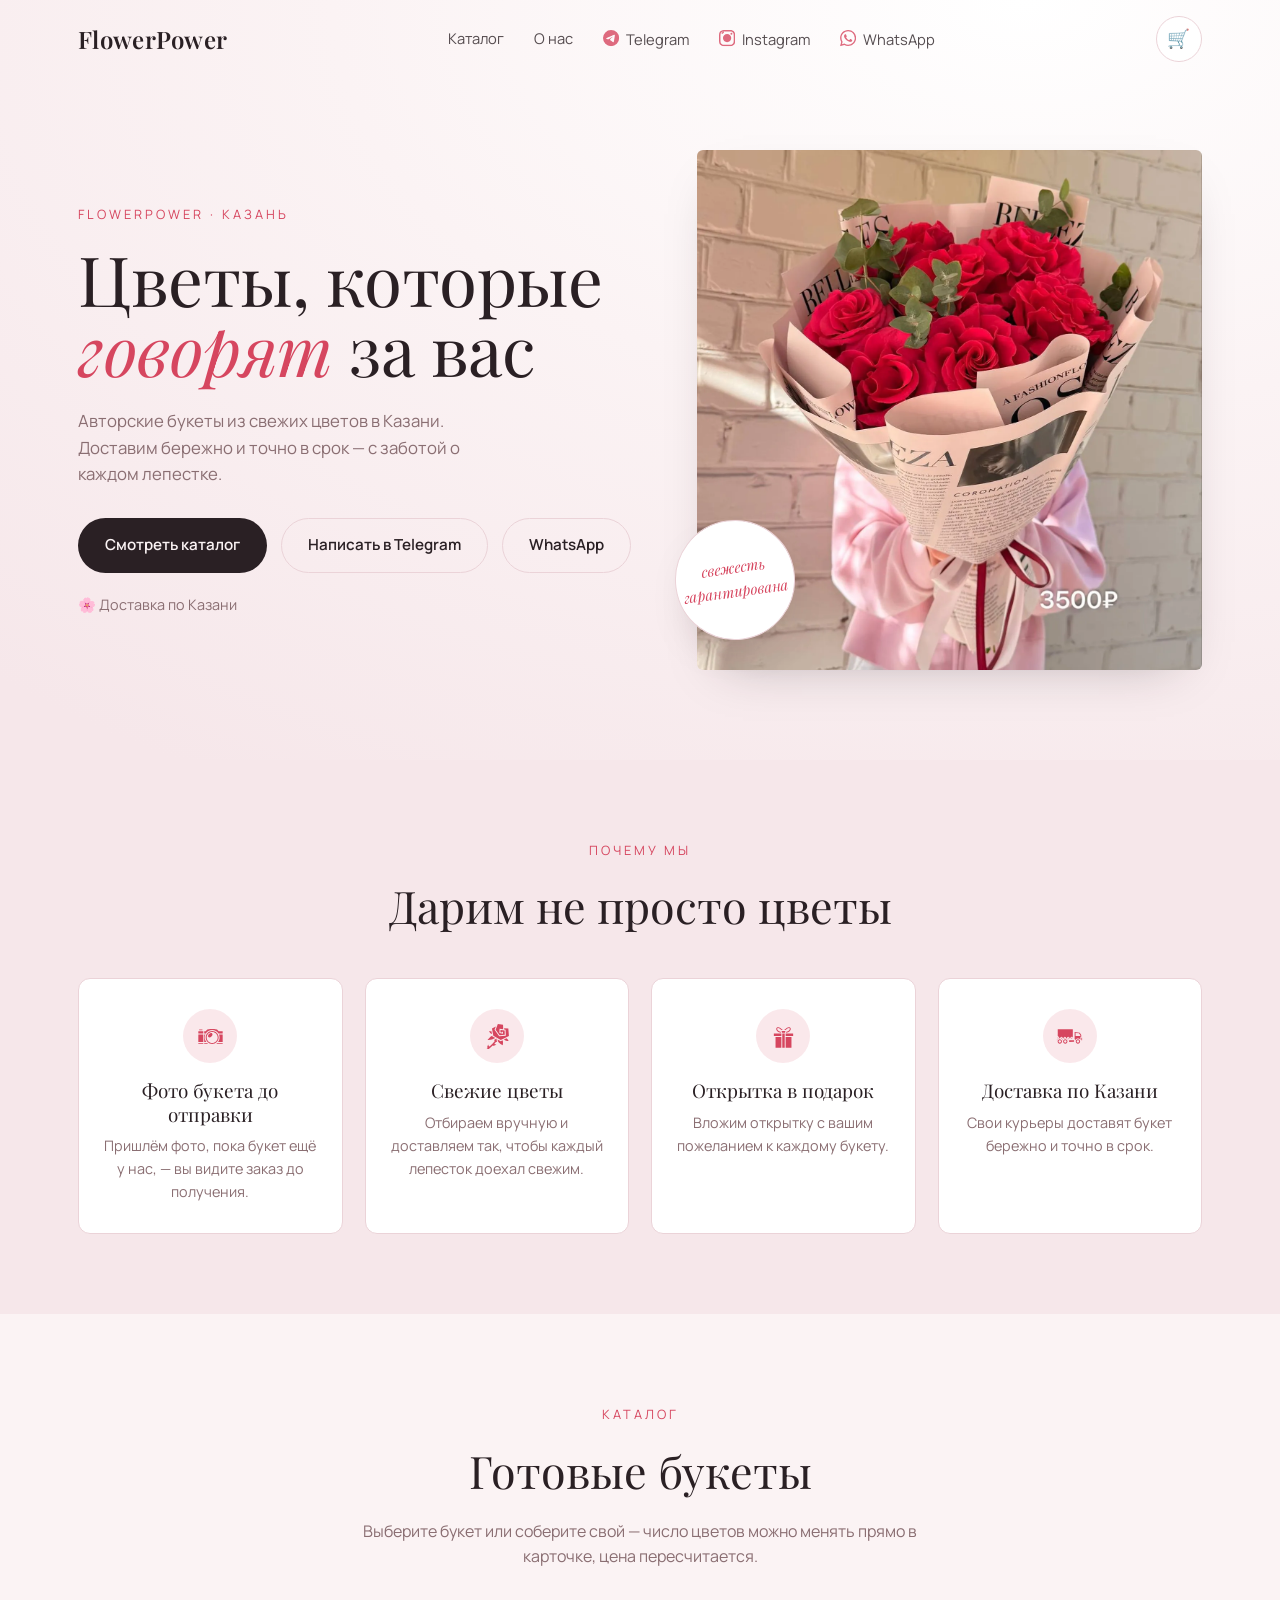
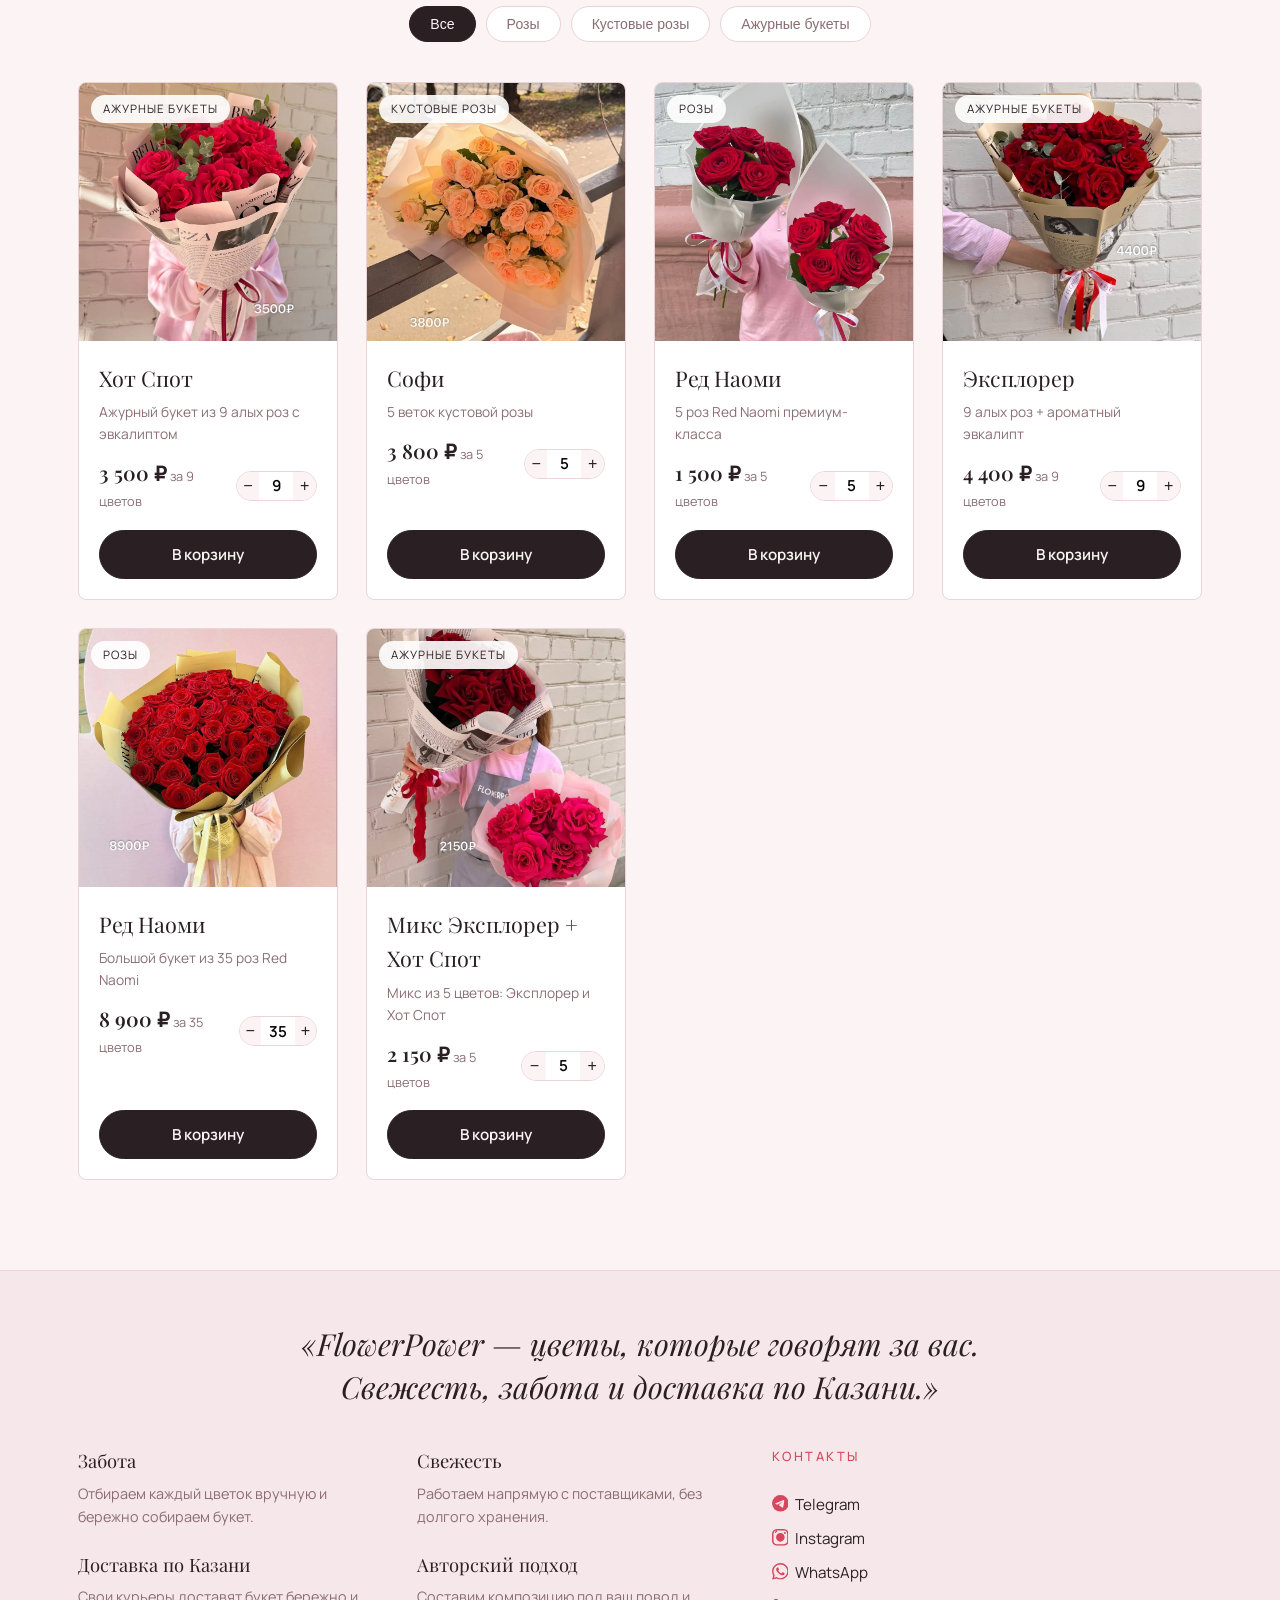
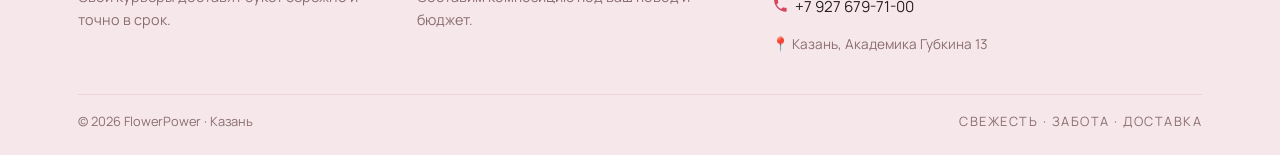
<file: index.html>
<!DOCTYPE html>
<html lang="ru">
<head>
  <meta charset="UTF-8" />
  <meta name="viewport" content="width=device-width, initial-scale=1.0" />
  <link rel="icon" href="favicon.svg" type="image/svg+xml" />
  <title>FlowerPower — букеты с доставкой по Казани</title>
  <meta name="description" content="FlowerPower — авторские букеты в Казани. Свежие розы, ажурные композиции, доставка по городу. Заказ в Telegram и WhatsApp." />
  <meta property="og:type" content="website" />
  <meta property="og:site_name" content="FlowerPower" />
  <meta property="og:title" content="FlowerPower — букеты в Казани" />
  <meta property="og:description" content="Авторские букеты FlowerPower. Свежие розы и ажурные композиции, доставка по Казани. Заказ в Telegram и WhatsApp." />
  <meta property="og:image" content="https://webnewwave.github.io/cvet_market_fiori/assets/og-image.jpg" />
  <meta property="og:image:width" content="1200" />
  <meta property="og:image:height" content="630" />
  <meta property="og:url" content="https://webnewwave.github.io/cvet_market_fiori/" />
  <meta name="twitter:card" content="summary_large_image" />
  <meta name="twitter:title" content="FlowerPower — букеты в Казани" />
  <meta name="twitter:description" content="Авторские букеты FlowerPower. Свежие розы и ажурные композиции, доставка по Казани." />
  <meta name="twitter:image" content="https://webnewwave.github.io/cvet_market_fiori/assets/og-image.jpg" />
  <link rel="preconnect" href="https://fonts.googleapis.com" />
  <link rel="preconnect" href="https://fonts.gstatic.com" crossorigin />
  <link href="https://fonts.googleapis.com/css2?family=Playfair+Display:ital,wght@0,400;0,600;1,400&family=Manrope:wght@300;400;500;600&display=swap" rel="stylesheet" />
  <link rel="stylesheet" href="styles.css" />
</head>
<body>
  <header class="site-header" id="header">
    <div class="wrap header__inner">
      <a class="logo" href="#top" data-cvet="footer.brand">FlowerPower</a>
      <nav class="nav">
        <a href="#catalog">Каталог</a>
        <a href="#story">О нас</a>
        <!-- <a href="#delivery">Доставка</a> -->
        <a href="https://t.me/flowerpower_kznn" target="_blank" rel="noopener" data-cvet-link="telegram">Telegram</a>
        <a href="https://instagram.com/flowerpower_kzn" target="_blank" rel="noopener" data-cvet-link="instagram">Inst</a>
        <a href="https://wa.me/79276797100" target="_blank" rel="noopener" data-cvet-link="whatsapp">WhatsApp</a>
      </nav>
      <button class="cart-btn" data-act="open-cart" aria-label="Открыть корзину">
        <span class="cart-btn__icon">🛒</span>
        <span class="cart-btn__count" id="cartBadge">0</span>
      </button>
    </div>
  </header>

  <main id="top">
    <section class="hero">
      <div class="wrap hero__inner">
        <div class="hero__text reveal">
          <p class="hero__eyebrow" data-cvet="hero.eyebrow">FlowerPower · Казань</p>
          <h1 class="hero__title" data-cvet="hero.title">Цветы, которые<br />говорят <em>за вас</em></h1>
          <p class="hero__lead" data-cvet="hero.lead">Авторские композиции из свежих цветов в Казани. Доставим бережно и точно в срок — с заботой о каждом лепестке.</p>
          <div class="hero__actions" data-cvet-actions></div>
          <p class="hero__note" data-cvet="hero.note">🌸 Доставка по Казани</p>
        </div>
        <div class="hero__media reveal">
          <img src="assets/photos/flowerpower/hero.webp" alt="Букет FlowerPower" loading="eager" />
          <span class="hero__stamp" data-cvet="hero.stamp">свежесть<br />гарантирована</span>
        </div>
      </div>
    </section>

    <section class="usps">
      <div class="wrap">
        <div class="section-head">
          <p class="section-head__eyebrow" data-cvet="usps.eyebrow">Почему мы</p>
          <h2 class="section-head__title" data-cvet="usps.title">Дарим не просто цветы</h2>
        </div>
        <div class="usps__grid" data-cvet-usps></div>
      </div>
    </section>

    <section class="catalog-section" id="catalog">
      <div class="wrap">
        <div class="section-head reveal">
          <p class="section-head__eyebrow" data-cvet="catalog.eyebrow">Каталог</p>
          <h2 class="section-head__title" data-cvet="catalog.title">Готовые букеты</h2>
          <p class="section-head__sub" data-cvet="catalog.sub">Выберите букет или соберите свой — число цветов можно менять прямо в карточке, цена пересчитается.</p>
        </div>
        <div class="filters" id="filters"></div>
        <div class="catalog" id="catalogGrid"></div>
      </div>
    </section>


  </main>

  <footer class="site-footer" id="story">
    <div class="wrap footer__inner">
      <blockquote class="footer__quote reveal" data-cvet="story.quote">«FlowerPower — цветы, которые говорят за вас. Свежесть, забота и доставка по Казани.»</blockquote>
      <div class="footer__cols">
        <div class="footer__list" data-cvet-story></div>
        <div class="footer__contacts" id="delivery">
          <p class="footer__h">Контакты</p>
          <a href="https://t.me/flowerpower_kznn" target="_blank" rel="noopener" data-cvet-link="telegram">Telegram</a>
          <a href="https://instagram.com/flowerpower_kzn" target="_blank" rel="noopener" data-cvet-link="instagram">Instagram</a>
          <a href="https://wa.me/79276797100" target="_blank" rel="noopener" data-cvet-link="whatsapp">WhatsApp</a>
          <a href="tel:+79276797100" data-cvet-link="phone">+7 927 679-71-00</a>
          <p class="footer__addr" data-cvet="contacts.address">📍 Казань, Академика Губкина 13</p>
        </div>
      </div>
      <div class="footer__bottom">
        <span class="footer__copy" data-cvet="footer.bottom">© 2026 FlowerPower · Казань</span>
        <span class="footer__tagline" data-cvet="footer.tag">Свежесть · Забота · Доставка</span>
      </div>
    </div>
  </footer>

  <!-- Корзина -->
  <aside class="cart" id="cart" aria-hidden="true">
    <div class="cart__overlay" data-act="close-cart"></div>
    <div class="cart__panel">
      <header class="cart__head">
        <h2 class="cart__title">Ваш букет</h2>
        <button class="cart__close" data-act="close-cart" aria-label="Закрыть">×</button>
      </header>
      <div class="cart__items" id="cartItems"></div>
      <div class="cart__empty" id="cartEmpty">Корзина пока пуста 🌷<br /><span>Добавьте цветы из каталога.</span></div>
      <footer class="cart__foot">
        <div class="cart__total">Итого: <strong id="cartTotal">0 ₽</strong></div>
        <button class="cart__checkout cart__checkout--wa" data-act="checkout-wa">Заказать в WhatsApp</button>
        <button class="cart__checkout cart__checkout--tg" data-act="checkout-tg">Заказать в Telegram</button>
      </footer>
    </div>
  </aside>

  <script src="assets/data.js"></script>
  <script src="assets/content.js"></script>
  <script src="assets/apply-content.js"></script>
  <script src="assets/store.js"></script>
  <script src="script.js"></script>
  <!-- Контактные иконки FlowerPower (красный) -->
  <style>
    .ci{width:1.1em;height:1.1em;display:inline-block;vertical-align:-.2em;fill:currentColor;color:#D6465F;margin-right:.45em}
    .ci__t{vertical-align:middle}
  </style>
  <svg width="0" height="0" style="position:absolute" aria-hidden="true"><defs>
    <symbol id="f-ig" viewBox="0 0 24 24"><path fill="currentColor" d="M7.0301.084c-1.2768.0602-2.1487.264-2.911.5634-.7888.3075-1.4575.72-2.1228 1.3877-.6652.6677-1.075 1.3368-1.3802 2.127-.2954.7638-.4956 1.6365-.552 2.914-.0564 1.2775-.0689 1.6882-.0626 4.947.0062 3.2586.0206 3.6671.0825 4.9473.061 1.2765.264 2.1482.5635 2.9107.308.7889.72 1.4573 1.388 2.1228.6679.6655 1.3365 1.0743 2.1285 1.38.7632.295 1.6361.4961 2.9134.552 1.2773.056 1.6884.069 4.9462.0627 3.2578-.0062 3.668-.0207 4.9478-.0814 1.28-.0607 2.147-.2652 2.9098-.5633.7889-.3086 1.4578-.72 2.1228-1.3881.665-.6682 1.0745-1.3378 1.3795-2.1284.2957-.7632.4966-1.636.552-2.9124.056-1.2809.0692-1.6898.063-4.948-.0063-3.2583-.021-3.6668-.0817-4.9465-.0607-1.2797-.264-2.1487-.5633-2.9117-.3084-.7889-.72-1.4568-1.3876-2.1228C21.2982 1.33 20.628.9208 19.8378.6165 19.074.321 18.2017.1197 16.9244.0645 15.6471.0093 15.236-.005 11.977.0014 8.718.0076 8.31.0215 7.0301.0839m.1402 21.6932c-1.17-.0509-1.8053-.2453-2.2287-.408-.5606-.216-.96-.4771-1.3819-.895-.422-.4178-.6811-.8186-.9-1.378-.1644-.4234-.3624-1.058-.4171-2.228-.0595-1.2645-.072-1.6442-.079-4.848-.007-3.2037.0053-3.583.0607-4.848.05-1.169.2456-1.805.408-2.2282.216-.5613.4762-.96.895-1.3816.4188-.4217.8184-.6814 1.3783-.9003.423-.1651 1.0575-.3614 2.227-.4171 1.2655-.06 1.6447-.072 4.848-.079 3.2033-.007 3.5835.005 4.8495.0608 1.169.0508 1.8053.2445 2.228.408.5608.216.96.4754 1.3816.895.4217.4194.6816.8176.9005 1.3787.1653.4217.3617 1.056.4169 2.2263.0602 1.2655.0739 1.645.0796 4.848.0058 3.203-.0055 3.5834-.061 4.848-.051 1.17-.245 1.8055-.408 2.2294-.216.5604-.4763.96-.8954 1.3814-.419.4215-.8181.6811-1.3783.9-.4224.1649-1.0577.3617-2.2262.4174-1.2656.0595-1.6448.072-4.8493.079-3.2045.007-3.5825-.006-4.848-.0608M16.953 5.5864A1.44 1.44 0 1 0 18.39 4.144a1.44 1.44 0 0 0-1.437 1.4424M5.8385 12.012c.0067 3.4032 2.7706 6.1557 6.173 6.1493 3.4026-.0065 6.157-2.7701 6.1506-6.1733-.0065-3.4032-2.771-6.1565-6.174-6.1498-3.403.0067-6.156 2.771-6.1496 6.1738M8 1.5561C8 3.9019 6.1633 5.78 3.8445 5.8951 4.2259 3.616 6.0037 1.84 8 1.5561"/></symbol>
    <symbol id="f-tg" viewBox="0 0 24 24"><path fill="currentColor" d="M11.944 0A12 12 0 0 0 0 12a12 12 0 0 0 12 12 12 12 0 0 0 12-12A12 12 0 0 0 12 0a12 12 0 0 0-.056 0zm4.962 7.224c.1-.002.321.023.465.14a.506.506 0 0 1 .171.325c.016.093.036.306.02.472-.18 1.898-.962 6.502-1.36 8.627-.168.9-.499 1.201-.82 1.23-.696.065-1.225-.46-1.9-.902-1.056-.693-1.653-1.124-2.678-1.8-1.185-.78-.417-1.21.258-1.91.177-.184 3.247-2.977 3.307-3.23.007-.032.014-.15-.056-.212s-.174-.041-.249-.024c-.106.024-1.793 1.14-5.061 3.345-.48.33-.913.49-1.302.48-.428-.008-1.252-.241-1.865-.44-.752-.245-1.349-.374-1.297-.789.027-.216.325-.437.893-.663 3.498-1.524 5.83-2.529 6.998-3.014 3.332-1.386 4.025-1.627 4.476-1.635z"/></symbol>
    <symbol id="f-wa" viewBox="0 0 24 24"><path fill="currentColor" d="M17.472 14.382c-.297-.149-1.758-.867-2.03-.967-.273-.099-.471-.148-.67.15-.197.297-.767.966-.94 1.164-.173.199-.347.223-.644.075-.297-.15-1.255-.463-2.39-1.475-.883-.788-1.48-1.761-1.653-2.059-.173-.297-.018-.458.13-.606.134-.133.298-.347.446-.52.149-.174.198-.298.298-.497.099-.198.05-.371-.025-.52-.075-.149-.669-1.612-.916-2.207-.242-.579-.487-.5-.669-.51-.173-.008-.371-.01-.57-.01-.198 0-.52.074-.792.372-.272.297-1.04 1.016-1.04 2.479 0 1.462 1.065 2.875 1.213 3.074.149.198 2.096 3.2 5.077 4.487.709.306 1.262.489 1.694.625.712.227 1.36.195 1.871.118.571-.085 1.758-.719 2.006-1.413.248-.694.248-1.289.173-1.413-.074-.124-.272-.198-.57-.347m-5.421 7.403h-.004a9.87 9.87 0 01-5.031-1.378l-.361-.214-3.741.982.998-3.648-.235-.374a9.86 9.86 0 01-1.51-5.26c.001-5.45 4.436-9.884 9.888-9.884 2.64 0 5.122 1.03 6.988 2.898a9.825 9.825 0 012.893 6.994c-.003 5.45-4.437 9.884-9.885 9.884m8.413-18.297A11.815 11.815 0 0012.05 0C5.495 0 .16 5.335.157 11.892c0 2.096.547 4.142 1.588 5.945L.057 24l6.305-1.654a11.882 11.882 0 005.683 1.448h.005c6.554 0 11.89-5.335 11.893-11.893a11.821 11.821 0 00-3.48-8.413Z"/></symbol>
    <symbol id="f-ph" viewBox="0 0 24 24"><path fill="currentColor" d="M6.62,10.79C8.06,13.62 10.38,15.94 13.21,17.38L15.41,15.18C15.69,14.9 16.08,14.82 16.43,14.93C17.55,15.3 18.75,15.5 20,15.5A1,1 0 0,1 21,16.5V20A1,1 0 0,1 20,21A17,17 0 0,1 3,4A1,1 0 0,1 4,3H7.5A1,1 0 0,1 8.5,4C8.5,5.25 8.7,6.45 9.07,7.57C9.18,7.92 9.1,8.31 8.82,8.59L6.62,10.79Z"/></symbol>
  </defs></svg>
</body>
</html>
</file>
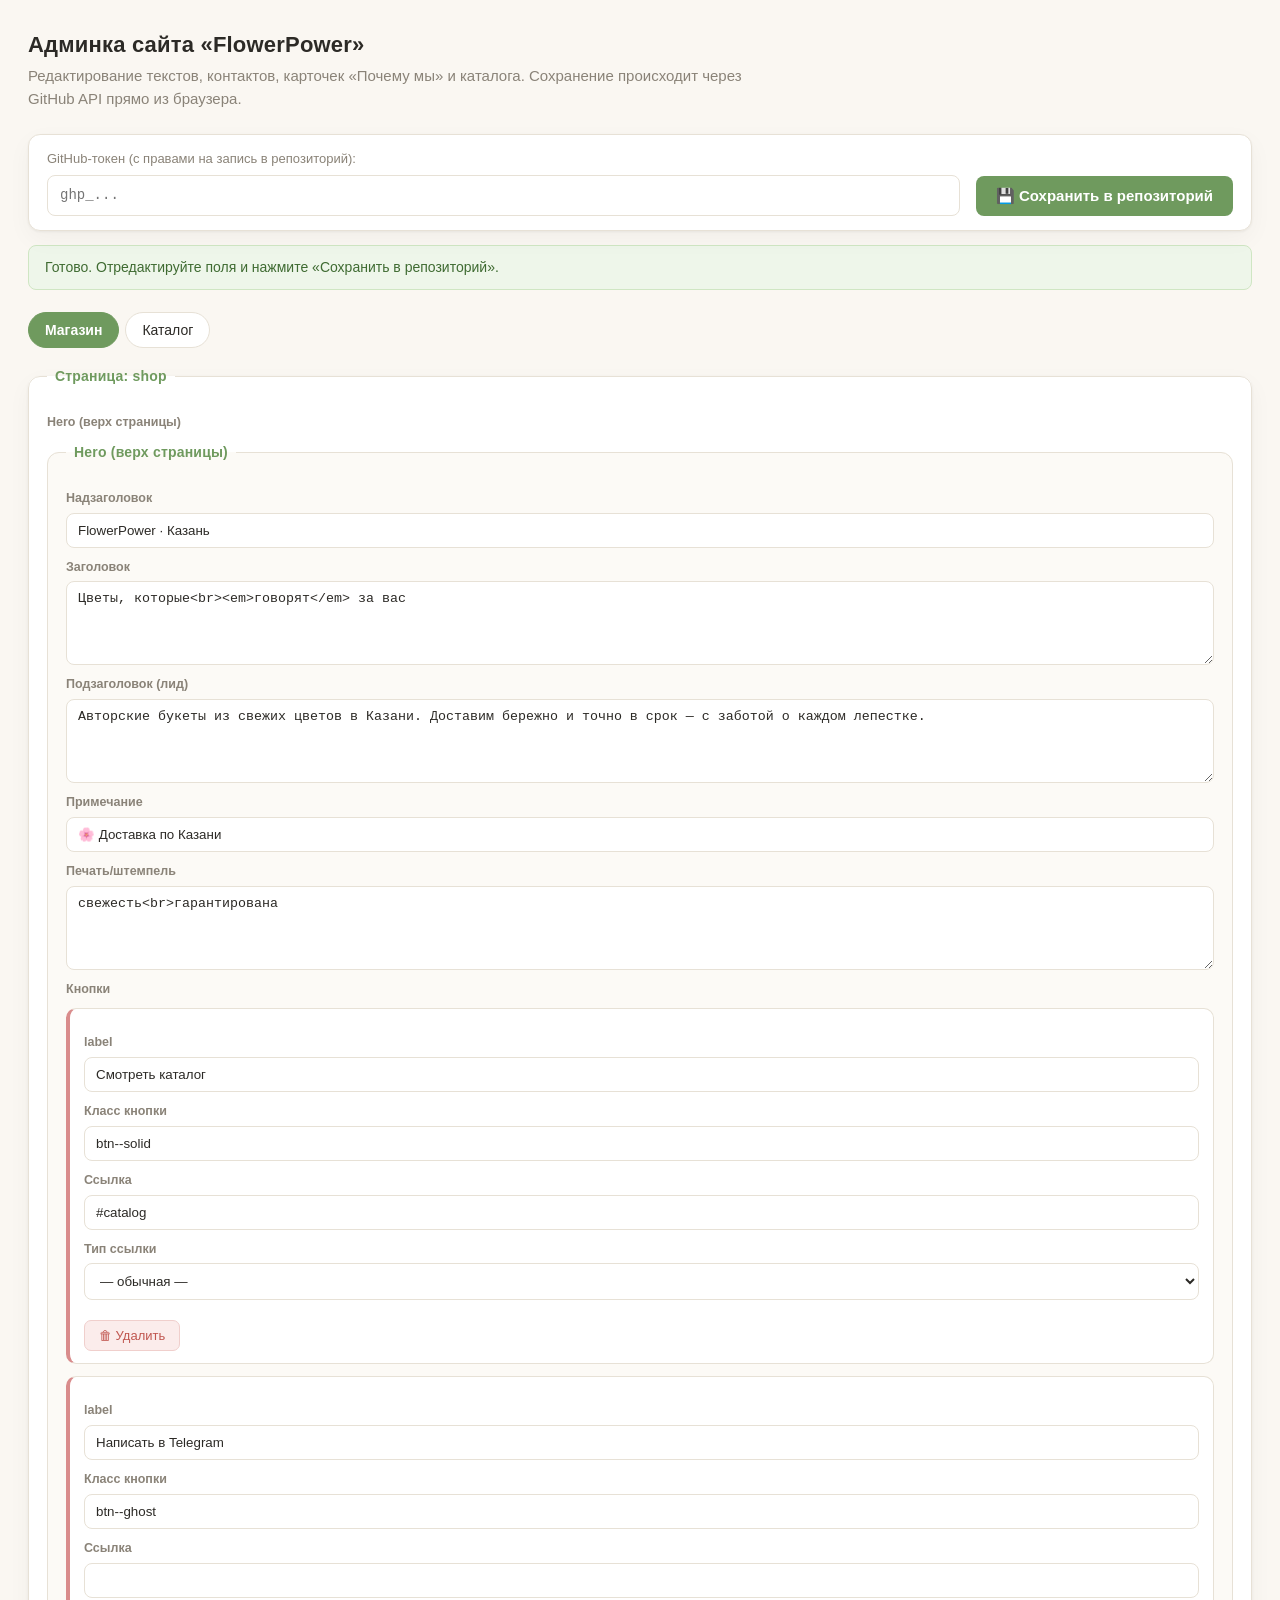
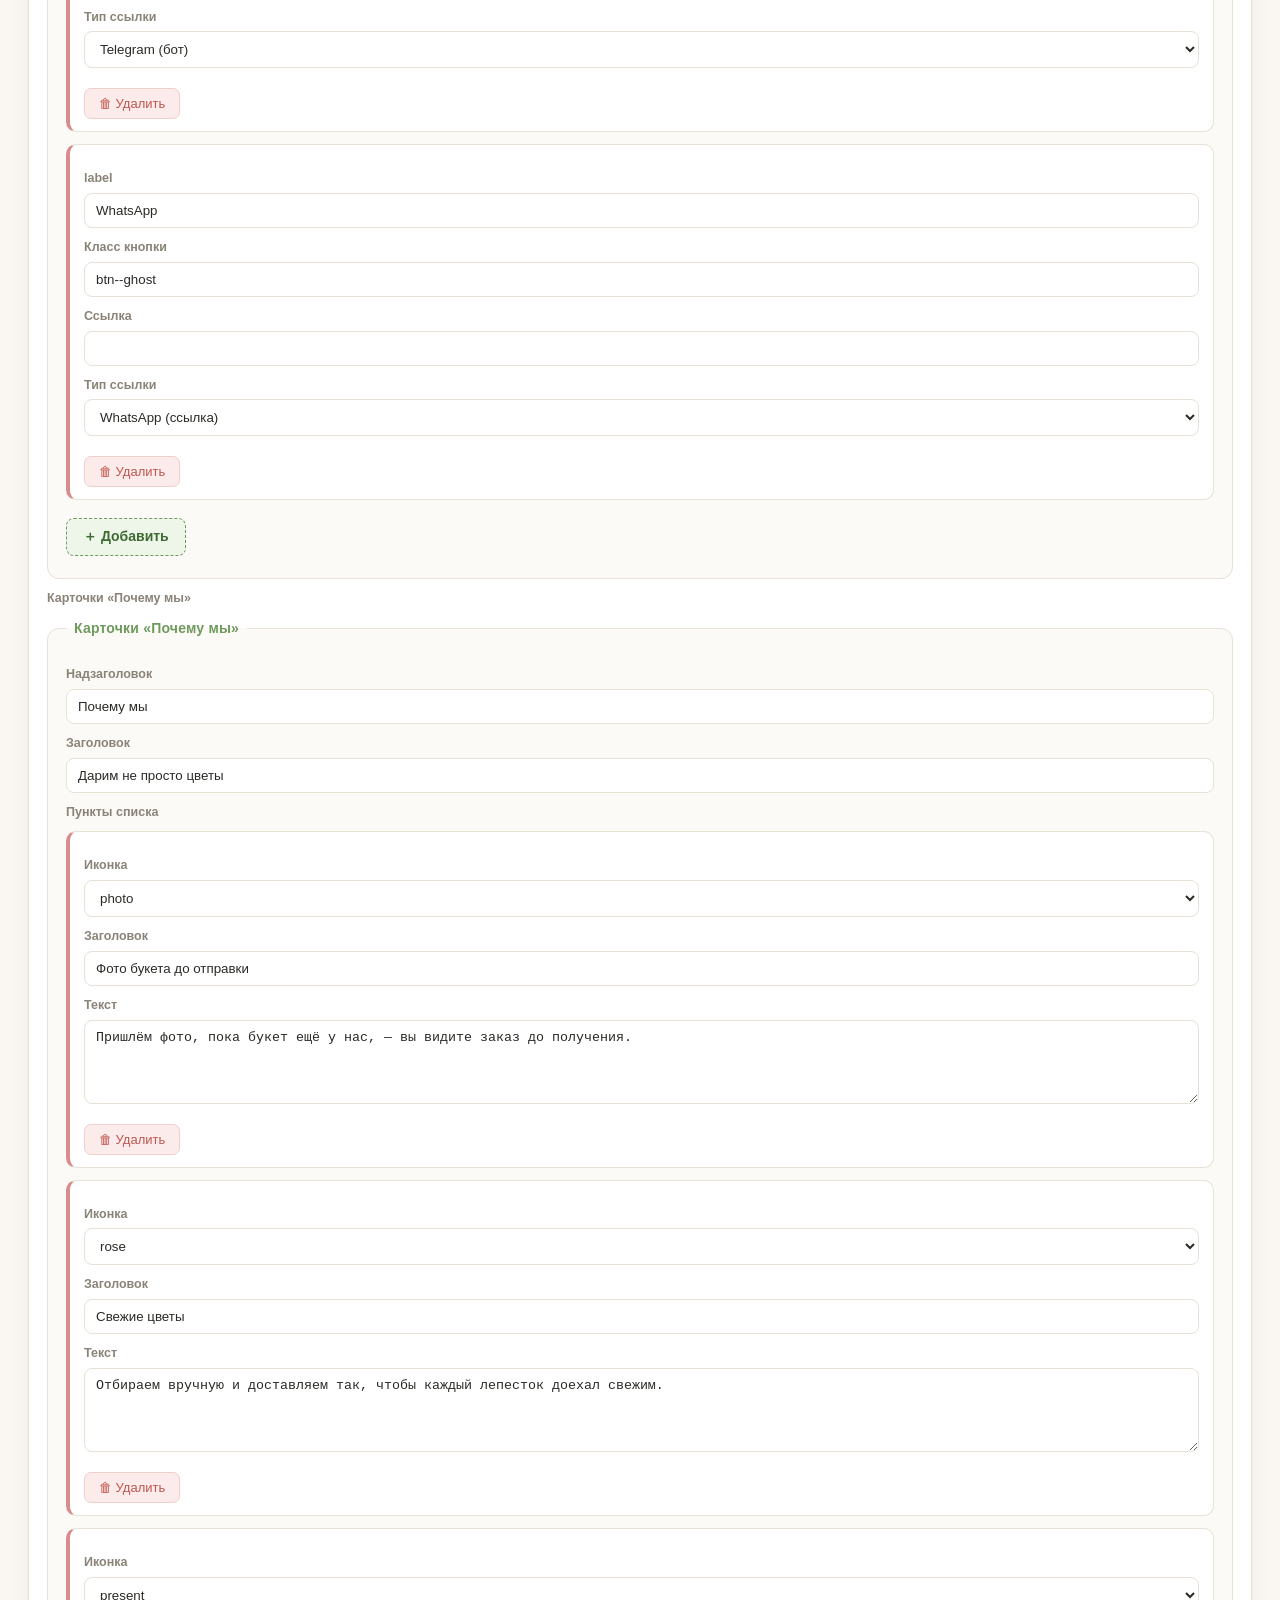
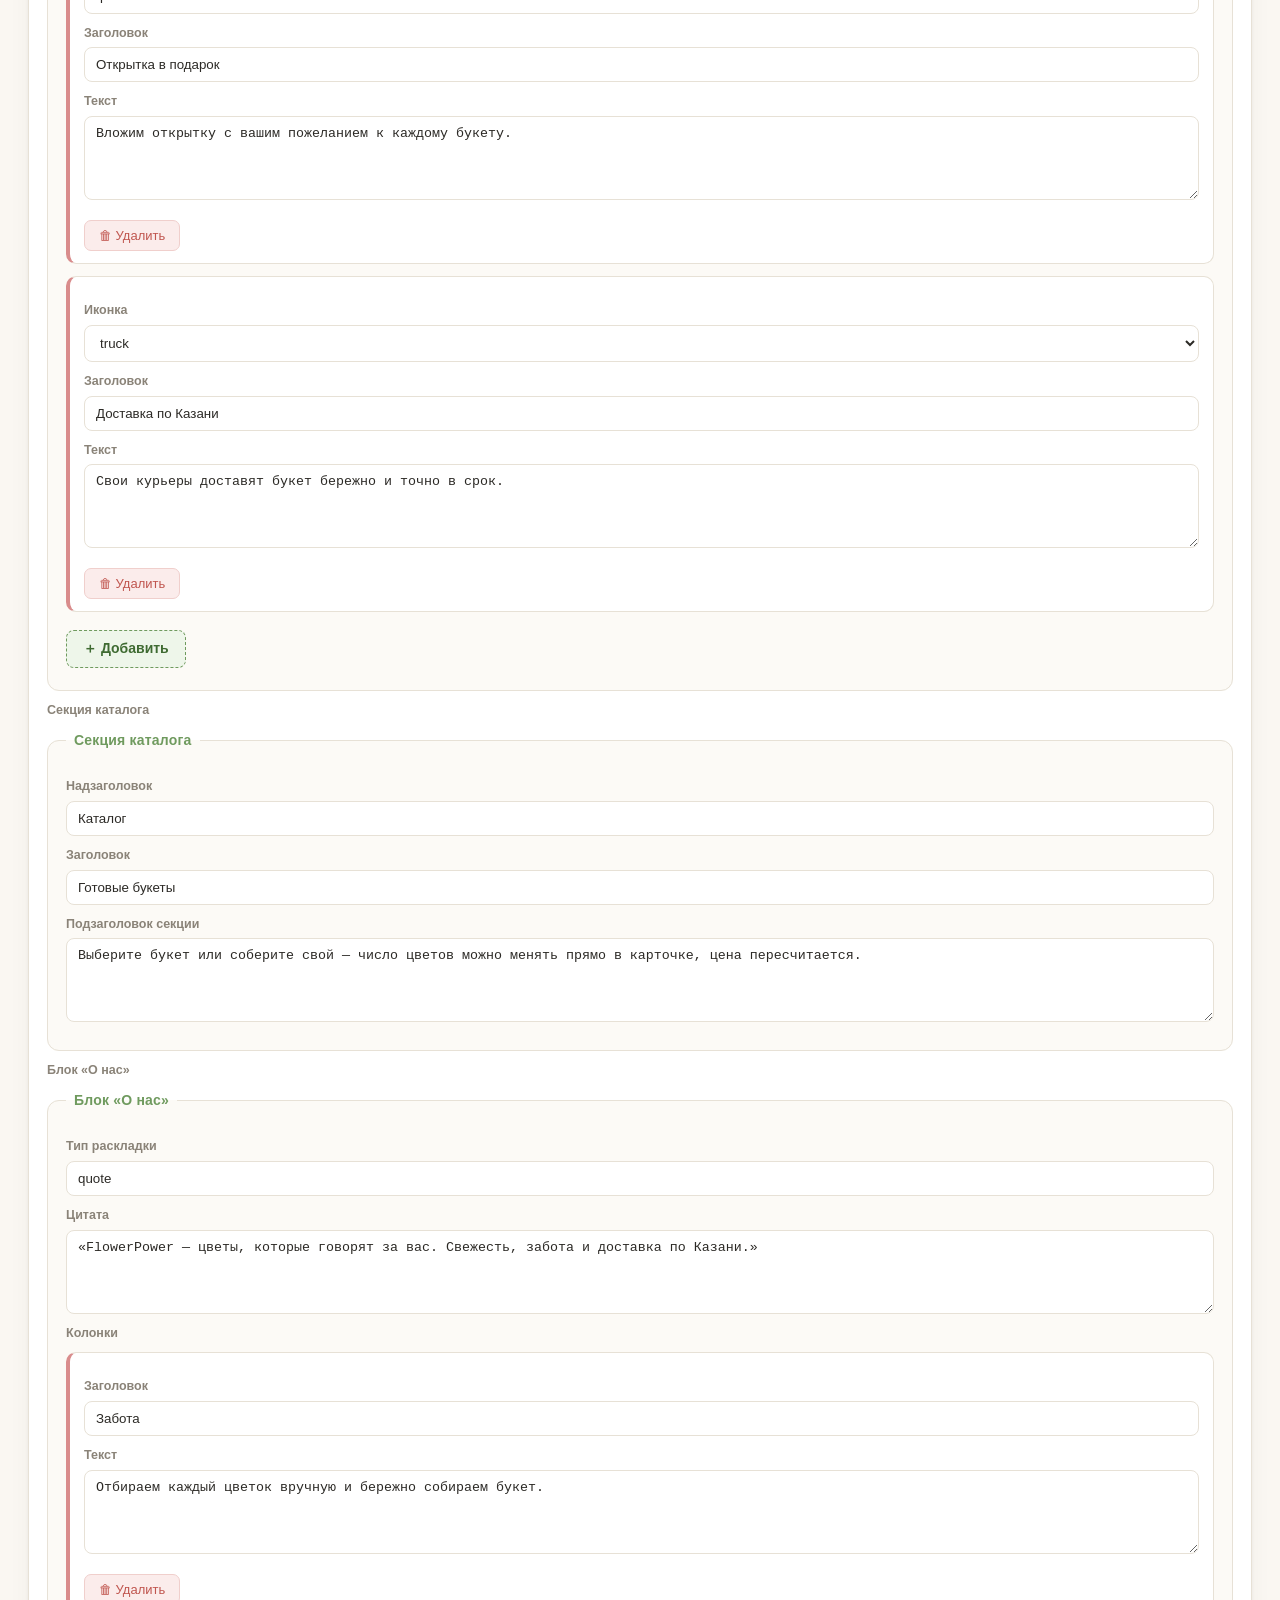
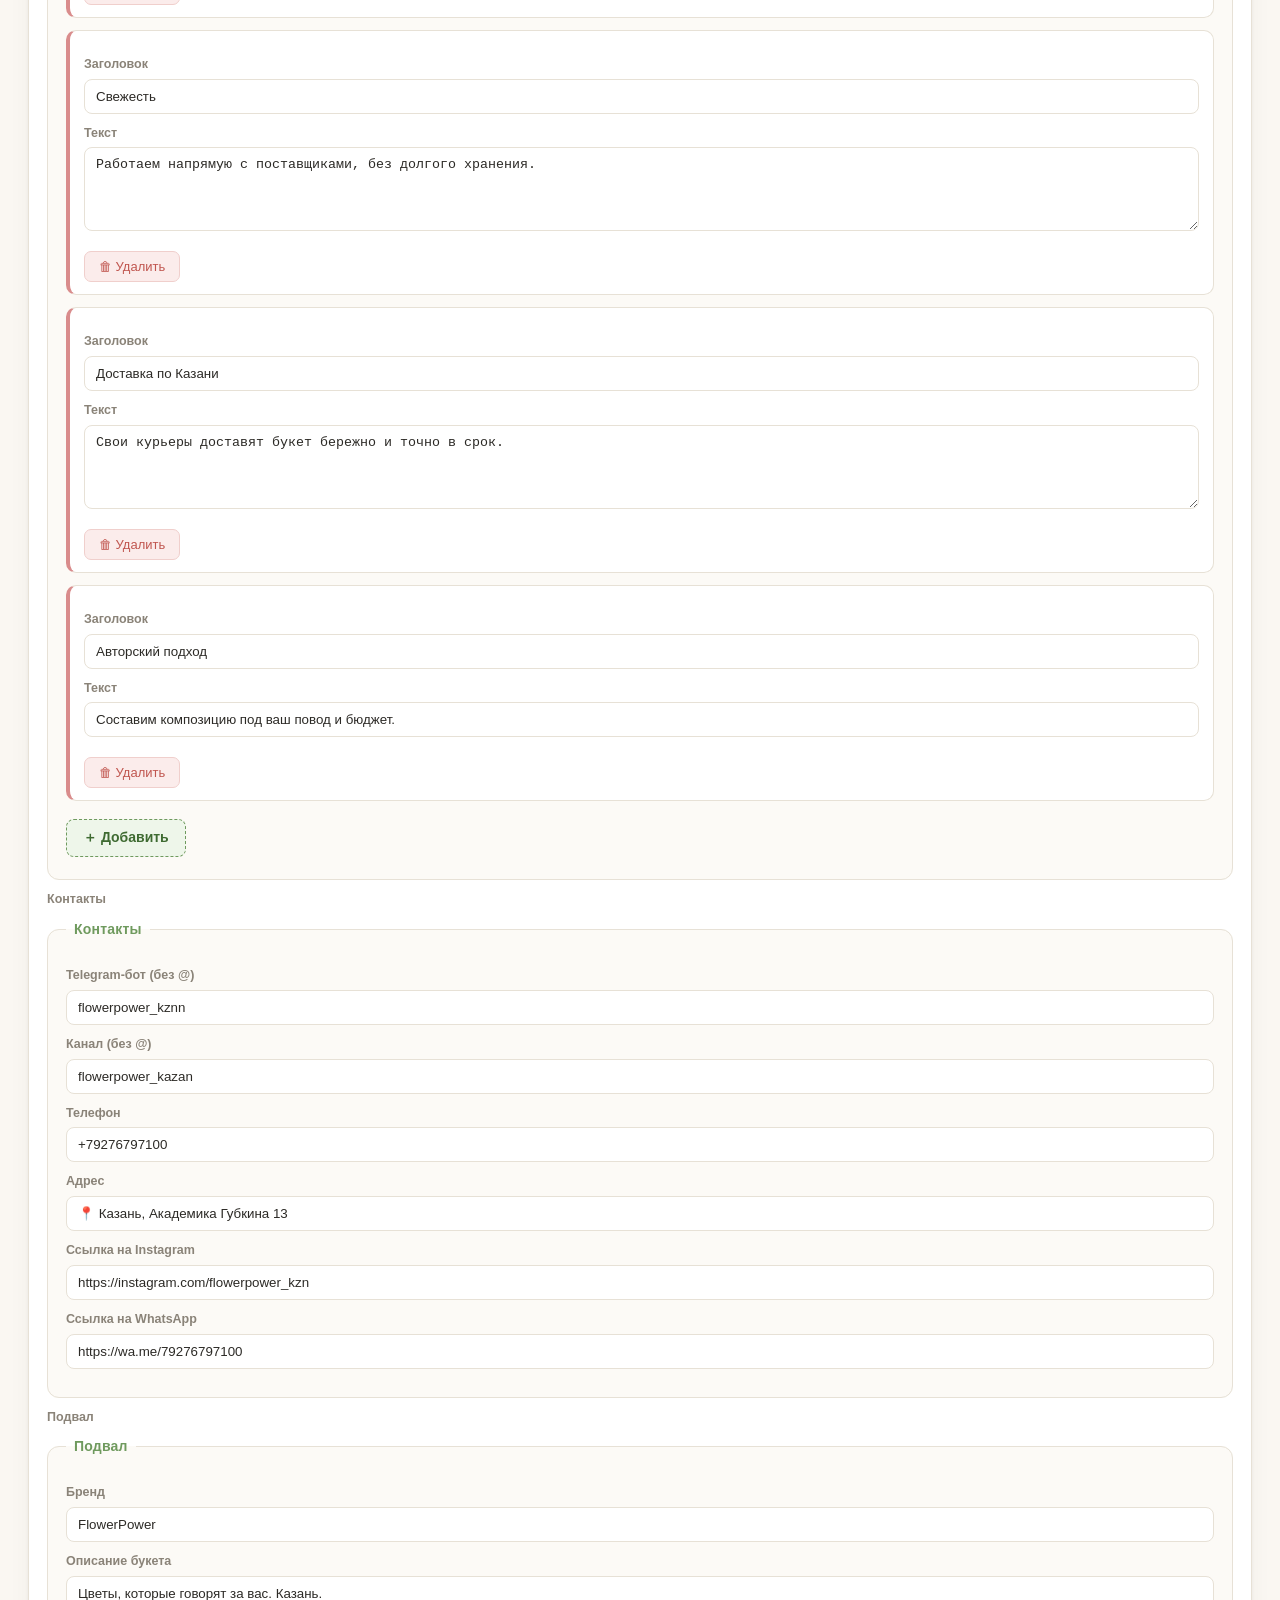
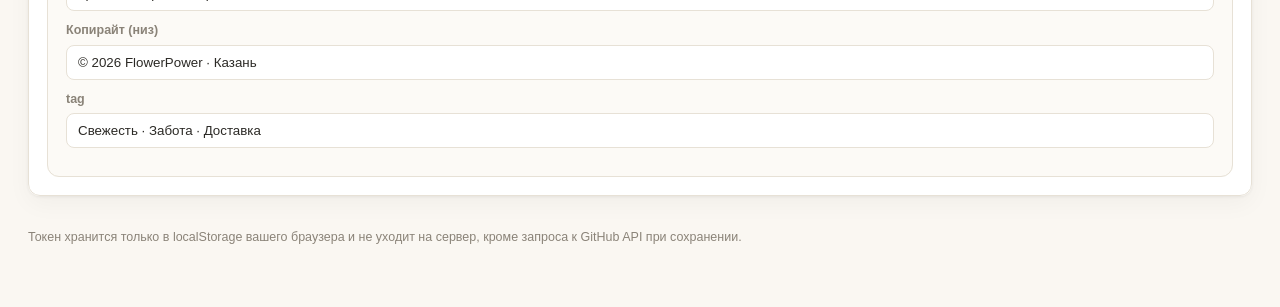
<file: admin.html>
<!DOCTYPE html>
<html lang="ru">
<head>
  <meta charset="utf-8">
  <meta name="viewport" content="width=device-width, initial-scale=1">
  <title>Админка — FlowerPower</title>
  <link rel="stylesheet" href="admin.css">
</head>
<body>
  <header class="adm-top">
    <h1>Админка сайта «FlowerPower»</h1>
    <p class="adm-sub">Редактирование текстов, контактов, карточек «Почему мы» и каталога.
       Сохранение происходит через GitHub API прямо из браузера.</p>
  </header>

  <div class="adm-bar">
    <div class="adm-token">
      <label for="token">GitHub-токен (с правами на запись в репозиторий):</label>
      <input id="token" type="password" placeholder="ghp_..." autocomplete="off" spellcheck="false">
    </div>
    <button id="save" class="adm-save">💾 Сохранить в репозиторий</button>
  </div>

  <div id="status" class="ok"></div>

  <nav class="tabs">
    <button data-tab="shop">Магазин</button>
    <button data-tab="products">Каталог</button>
  </nav>

  <main class="adm-main">
    <section class="tab" data-tab="shop"><div id="ed-shop"></div></section>
    <section class="tab" data-tab="products"><div id="ed-products"></div></section>
  </main>

  <footer class="adm-foot">
    Токен хранится только в localStorage вашего браузера и не уходит на сервер, кроме запроса к GitHub API при сохранении.
  </footer>

  <script src="assets/content.js"></script>
  <script src="assets/data.js"></script>
  <script src="admin.js"></script>
</body>
</html>
</file>
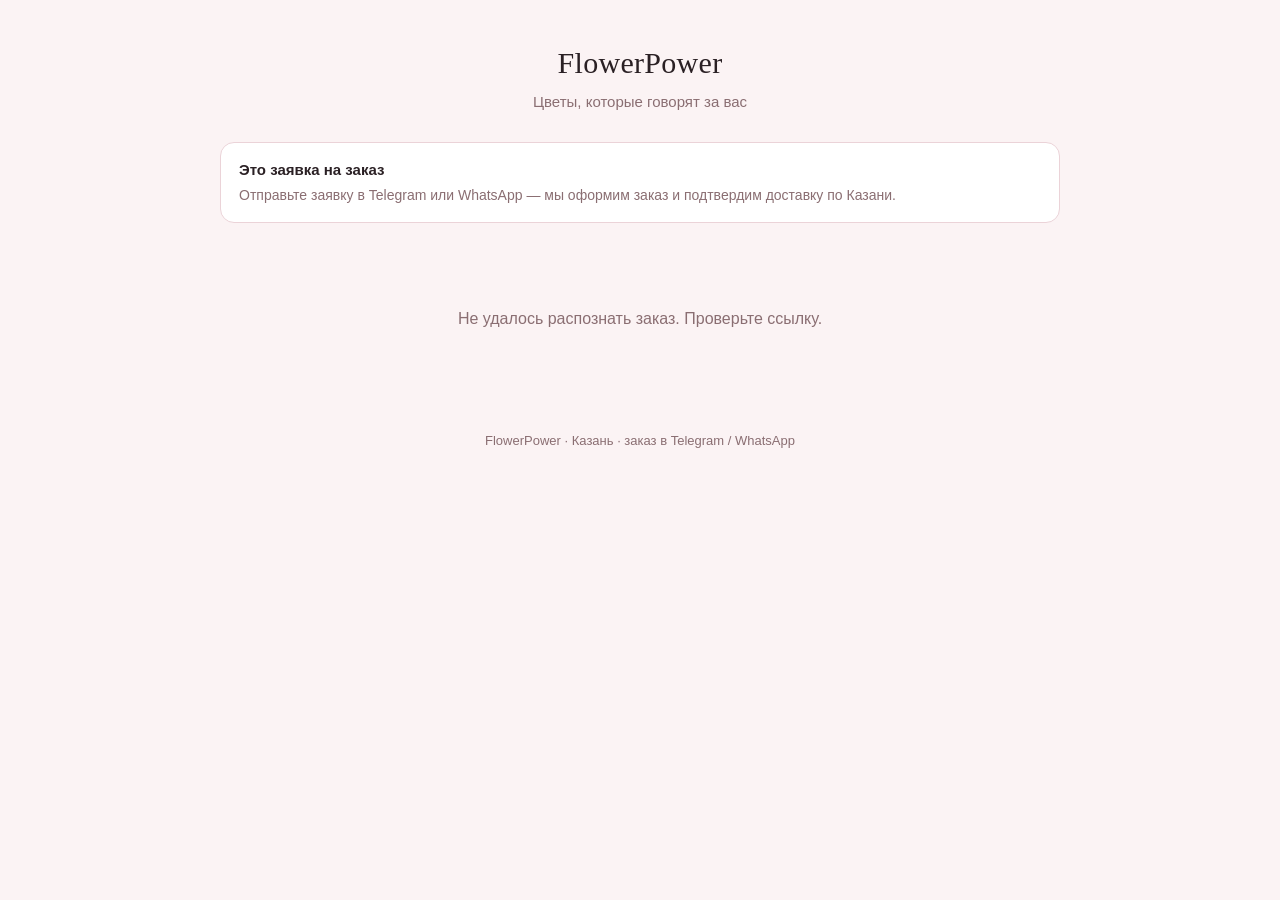
<file: order.html>
<!DOCTYPE html>
<html lang="ru">
<head>
  <meta charset="utf-8">
  <meta name="viewport" content="width=device-width, initial-scale=1">
  <link rel="icon" href="favicon.svg" type="image/svg+xml" />
  <title>Ваш заказ — FlowerPower</title>
  <meta name="description" content="Ваш букет собран: состав, количество и сумма видны сразу. Откройте и отправьте заказ в Telegram или WhatsApp в один клик." />
  <!-- Open Graph / rich link preview для мессенджеров -->
  <meta property="og:type" content="website" />
  <meta property="og:site_name" content="FlowerPower" />
  <meta property="og:title" content="FlowerPower — заказ букета" />
  <meta property="og:description" content="Ваш букет собран: состав, количество и сумма видны сразу. Отправьте заказ в Telegram или WhatsApp в один клик." />
  <meta property="og:image" content="https://webnewwave.github.io/cvet_market_fiori/assets/og-image.jpg" />
  <meta property="og:image:width" content="1200" />
  <meta property="og:image:height" content="630" />
  <meta property="og:url" content="https://webnewwave.github.io/cvet_market_fiori/order.html" />
  <meta name="twitter:card" content="summary_large_image" />
  <meta name="twitter:title" content="FlowerPower — заказ букета" />
  <meta name="twitter:description" content="Ваш букет собран: состав, количество и сумма видны сразу. Отправьте заказ в Telegram или WhatsApp." />
  <meta name="twitter:image" content="https://webnewwave.github.io/cvet_market_fiori/assets/og-image.jpg" />
  <style>
    :root { --ink:#2A2024; --muted:#8A6E72; --line:#EBD3D8; --accent:#D6465F; }
    * { box-sizing: border-box; }
    body { margin:0; font-family: -apple-system, "Segoe UI", Roboto, "Helvetica Neue", Arial, sans-serif;
           color:var(--ink); background:#FBF3F4; line-height:1.5; }
    .wrap { max-width: 880px; margin:0 auto; padding: 40px 20px 64px; }
    header { text-align:center; margin-bottom: 28px; }
    header .brand { font-family: Georgia, "Times New Roman", serif; font-size: 30px; letter-spacing:.3px; }
    header .tag { color:var(--muted); margin-top:6px; font-size:15px; }
    .note { background:#fff; border:1px solid var(--line); border-radius:14px; padding:16px 18px;
            color:var(--muted); font-size:14px; margin-bottom:24px; }
    .note__title { font-weight:700; color:var(--ink); font-size:15px; margin-bottom:4px; }
    .note__text { font-size:14px; }
    .empty { text-align:center; color:var(--muted); padding:60px 0; font-size:16px; }
    .grid { display:grid; grid-template-columns: repeat(auto-fill, minmax(180px,1fr)); gap:18px; }
    .item { background:#fff; border:1px solid var(--line); border-radius:16px; overflow:hidden;
            display:flex; flex-direction:column; }
    .item img { width:100%; height:200px; object-fit:cover; display:block; background:#F6E7EA; }
    .item .body { padding:14px 16px 16px; }
    .item .name { font-weight:600; font-size:16px; }
    .item .meta { color:var(--muted); font-size:14px; margin-top:4px; }
    .item .price { color:var(--accent); font-weight:700; margin-top:8px; }
    .total { display:flex; justify-content:space-between; align-items:center; margin-top:28px;
             padding-top:18px; border-top:2px solid var(--line); font-size:20px; font-weight:700; }
    .actions { display:flex; gap:12px; flex-wrap:wrap; margin-top:24px; justify-content:center; }
    .btn { border:none; border-radius:999px; padding:13px 22px; font-size:15px; font-weight:600;
           cursor:pointer; text-decoration:none; display:inline-block; }
    .btn--wa { background:var(--accent); color:#fff; }
    .btn--wa:hover { background:#bf3650; }
    .btn--tg { background:#2A8BD8; color:#fff; }
    .btn--tg:hover { background:#1f6fae; }
    .btn--ghost { background:#fff; color:var(--ink); border:1px solid var(--line); }
    footer { text-align:center; color:var(--muted); font-size:13px; margin-top:40px; }
    .ok { color:#2e7d4f; font-weight:600; }
  </style>
</head>
<body>
  <div class="wrap">
    <header>
      <div class="brand" id="brandName">FlowerPower</div>
      <div class="tag" id="brandTag">Ваш заказ</div>
    </header>

    <div class="note" id="note">
      <div class="note__title">Это заявка на заказ</div>
      <div class="note__text">Отправьте заявку в Telegram или WhatsApp — мы оформим заказ и подтвердим доставку по Казани.</div>
    </div>

    <div class="empty" id="empty" style="display:none">Не удалось распознать заказ. Проверьте ссылку.</div>

    <div class="grid" id="items"></div>

    <div class="total" id="totalBox" style="display:none">
      <span>Итого</span><span id="total">—</span>
    </div>

    <div class="actions" id="actions" style="display:none">
      <button class="btn btn--wa" id="toWa">Заказать в WhatsApp</button>
      <button class="btn btn--tg" id="toTg">Заказать в Telegram</button>
      <button class="btn btn--ghost" id="copy">Копировать ссылку</button>
    </div>

    <footer>FlowerPower · Казань · заказ в Telegram / WhatsApp</footer>
  </div>

  <script src="assets/data.js"></script>
  <script>
  (function () {
    var C = window.CVET;
    if (C && C.BRAND) {
      document.getElementById("brandName").textContent = C.BRAND.name || "FlowerPower";
      document.getElementById("brandTag").textContent = C.BRAND.tagline || "Ваш заказ";
    }
    var params = new URLSearchParams(location.search);
    var raw = params.get("i") || "";
    var seg = raw.split(",").filter(Boolean);
    var grid = document.getElementById("items");
    var emptyEl = document.getElementById("empty");
    var totalBox = document.getElementById("totalBox");
    var actions = document.getElementById("actions");
    var totalEl = document.getElementById("total");

    function rub(n) { return (n || 0).toLocaleString("ru-RU") + " ₽"; }

    if (!seg.length || !C) { emptyEl.style.display = "block"; return; }

    var sum = 0, html = "", shown = 0;
    for (var i = 0; i < seg.length; i++) {
      var parts = seg[i].split("-");
      // формат id-стебли-количество; id может содержать дефисы (напр. hot-spot-9-1),
      // поэтому qty и stems берём с конца, а id — всё, что осталось
      var qty = parseInt(parts.pop(), 10) || 1;
      var stems = parseInt(parts.pop(), 10) || 0;
      var id = parts.join("-");
      var p = null;
      for (var j = 0; j < C.PRODUCTS.length; j++) { if (C.PRODUCTS[j].id === id) { p = C.PRODUCTS[j]; break; } }
      if (!p) continue;
      var line = (p.pack + p.pp * stems) * qty;
      sum += line; shown++;
      html += '' +
        '<div class="item">' +
          '<img src="' + p.photo + '" alt="' + (p.name || "") + '" loading="lazy">' +
          '<div class="body">' +
            '<div class="name">' + (p.name || "") + '</div>' +
            '<div class="meta">' + stems + ' цветов × ' + qty + ' шт.</div>' +
            '<div class="price">' + rub(line) + '</div>' +
          '</div>' +
        '</div>';
    }

    if (!shown) { emptyEl.style.display = "block"; return; }
    grid.innerHTML = html;
    totalEl.textContent = rub(sum);
    totalBox.style.display = "flex";
    actions.style.display = "flex";

    var orderUrl = location.href;
    document.getElementById("copy").addEventListener("click", function () {
      if (navigator.clipboard) {
        navigator.clipboard.writeText(orderUrl).then(function () {
          var b = document.getElementById("copy"); b.textContent = "Скопировано ✓";
          setTimeout(function () { b.textContent = "Копировать ссылку"; }, 1800);
        }).catch(function () {});
      }
    });
    document.getElementById("toWa").addEventListener("click", function () {
      var txt = "Здравствуйте! Хочу оформить заказ 🌸\nФото заказа: " + orderUrl;
      var ph = (C.BRAND && C.BRAND.phone) ? C.BRAND.phone.replace(/\D/g, "") : "79276797100";
      window.open("https://wa.me/" + ph + "?text=" + encodeURIComponent(txt), "_blank");
      if (navigator.clipboard) navigator.clipboard.writeText(txt).catch(function () {});
    });
    document.getElementById("toTg").addEventListener("click", function () {
      var txt = "Здравствуйте! Хочу оформить заказ 🌸\nФото заказа: " + orderUrl;
      var bot = (C.BRAND && C.BRAND.bot) || "flowerpower_kznn";
      // предзаполняем текст в чат бота — ссылка-чек-лист развернётся в карточку-превью
      window.open("https://t.me/" + bot + "?text=" + encodeURIComponent(txt), "_blank");
      if (navigator.clipboard) navigator.clipboard.writeText(txt).catch(function () {});
    });
  })();
  </script>
</body>
</html>
</file>
<file: styles.css>
:root{
  --cream:#FBF3F4; --cream-2:#F6E7EA; --paper:#FFFFFF;
  --ink:#2A2024; --muted:#8A6E72; --gold:#D6465F; --blush:#F4D9DE;
  --line:#EBD3D8; --shadow:0 18px 50px -28px rgba(42,32,36,.35);
  --serif:'Playfair Display',Georgia,serif; --sans:'Manrope',system-ui,-apple-system,Segoe UI,Roboto,sans-serif;
}
*{box-sizing:border-box;margin:0;padding:0}
html{scroll-behavior:smooth}
body{font-family:var(--sans);color:var(--ink);background:var(--cream);line-height:1.6;-webkit-font-smoothing:antialiased}
.wrap{max-width:1180px;margin:0 auto;padding:0 28px}
a{color:inherit;text-decoration:none}
img{display:block;max-width:100%}

/* ---------- header ---------- */
.site-header{position:fixed;top:0;left:0;right:0;z-index:40;transition:.4s ease}
.site-header.is-scrolled{background:rgba(251,243,244,.92);backdrop-filter:blur(10px);box-shadow:0 1px 0 var(--line)}
.header__inner{display:flex;align-items:center;justify-content:space-between;height:78px}
.logo{font-family:var(--serif);font-size:1.5rem;font-weight:600;letter-spacing:.3px;line-height:1}
.logo span{display:block;font-size:.72rem;letter-spacing:3px;text-transform:uppercase;color:var(--gold);font-family:var(--sans);font-weight:500}
.nav{display:flex;gap:30px}
.nav a{font-size:.92rem;color:var(--ink);opacity:.8;transition:.25s;position:relative}
.nav a:hover{opacity:1}
.nav a::after{content:"";position:absolute;left:0;bottom:-6px;width:0;height:1px;background:var(--gold);transition:.3s}
.nav a:hover::after{width:100%}
.cart-btn{position:relative;width:46px;height:46px;border:1px solid var(--line);border-radius:50%;background:var(--paper);cursor:pointer;font-size:1.15rem;display:grid;place-items:center;transition:.25s}
.cart-btn:hover{border-color:var(--gold);transform:translateY(-2px)}
.cart-btn__count{position:absolute;top:-6px;right:-6px;min-width:22px;height:22px;padding:0 6px;background:var(--gold);color:#fff;border-radius:20px;font-size:.72rem;font-weight:600;display:none;align-items:center;justify-content:center}

/* ---------- hero ---------- */
.hero{position:relative;padding:150px 0 90px;background:radial-gradient(120% 120% at 80% 0%,#fff 0%,var(--cream) 45%,var(--cream-2) 100%)}
.hero__inner{display:grid;grid-template-columns:1.05fr .95fr;gap:60px;align-items:center}
.hero__eyebrow{font-size:.8rem;letter-spacing:3px;text-transform:uppercase;color:var(--gold);margin-bottom:18px}
.hero__title{font-family:var(--serif);font-weight:400;font-size:clamp(2.6rem,5.4vw,4.6rem);line-height:1.02;letter-spacing:-.5px}
.hero__title em{font-style:italic;color:var(--gold)}
.hero__lead{max-width:440px;margin:24px 0 30px;color:var(--muted);font-size:1.05rem}
.hero__actions{display:flex;gap:14px;flex-wrap:wrap}
.btn{display:inline-flex;align-items:center;justify-content:center;padding:14px 26px;border-radius:40px;font-weight:600;font-size:.95rem;cursor:pointer;transition:.25s;border:1px solid transparent}
.btn--solid{background:var(--ink);color:var(--cream)}
.btn--solid:hover{background:var(--gold);transform:translateY(-2px)}
.btn--ghost{border-color:var(--line);background:transparent;color:var(--ink)}
.btn--ghost:hover{border-color:var(--gold);color:var(--gold)}
.hero__note{margin-top:20px;font-size:.9rem;color:var(--muted)}
.hero__media{position:relative}
.hero__media img{width:100%;height:520px;object-fit:cover;border-radius:6px;box-shadow:var(--shadow)}
.hero__stamp{position:absolute;left:-22px;bottom:30px;background:var(--paper);border:1px solid var(--line);border-radius:50%;width:120px;height:120px;display:grid;place-items:center;text-align:center;font-family:var(--serif);font-style:italic;font-size:.92rem;color:var(--gold);box-shadow:var(--shadow);transform:rotate(-8deg)}

/* ---------- section head ---------- */
.section-head{text-align:center;max-width:620px;margin:0 auto 36px}
.section-head__eyebrow{font-size:.8rem;letter-spacing:3px;text-transform:uppercase;color:var(--gold);margin-bottom:10px}
.section-head__title{font-family:var(--serif);font-weight:400;font-size:clamp(2rem,3.6vw,2.8rem)}
.section-head__sub{color:var(--muted);margin-top:12px}

/* ---------- catalog ---------- */
.catalog-section{padding:90px 0}
.filters{display:flex;gap:10px;justify-content:center;flex-wrap:wrap;margin-bottom:40px}
.filter{padding:9px 20px;border:1px solid var(--line);background:var(--paper);border-radius:30px;font-size:.88rem;cursor:pointer;color:var(--muted);transition:.25s}
.filter:hover{border-color:var(--gold);color:var(--ink)}
.filter.is-active{background:var(--ink);color:var(--cream);border-color:var(--ink)}
.catalog{display:grid;grid-template-columns:repeat(auto-fill,minmax(255px,1fr));gap:28px}
.card{background:var(--paper);border:1px solid var(--line);border-radius:8px;overflow:hidden;display:flex;flex-direction:column;transition:.35s}
.card:hover{transform:translateY(-6px);box-shadow:var(--shadow)}
.card__media{position:relative;aspect-ratio:1/1;overflow:hidden;background:var(--cream-2)}
.card__img{width:100%;height:100%;object-fit:cover;transition:.6s}
.card:hover .card__img{transform:scale(1.05)}
.card__cat{position:absolute;top:12px;left:12px;background:rgba(255,255,255,.9);color:var(--ink);font-size:.72rem;letter-spacing:1px;text-transform:uppercase;padding:5px 12px;border-radius:20px}
.card__body{padding:20px;display:flex;flex-direction:column;gap:10px;flex:1}
.card__name{font-family:var(--serif);font-weight:400;font-size:1.35rem}
.card__desc{color:var(--muted);font-size:.86rem;margin-top:-4px}
.card__price{font-size:.95rem;color:var(--muted)}
.card__price b{font-family:var(--serif);font-size:1.25rem;color:var(--ink);font-weight:600}
.card__unit{font-size:.8rem}
/* цена слева, выбор числа цветов справа — одной строкой */
.card__row{display:flex;align-items:center;justify-content:space-between;gap:12px;margin-top:2px}
.card__stems{margin:0}
.card__stems .stepper__val{width:34px}
/* блок покупки: кнопка «В корзину» превращается в компактный счётчик */
.card__buy{margin-top:auto;padding-top:6px;position:relative}
.card__count{display:none;align-items:center;justify-content:space-between;width:100%;border:1px solid var(--ink);border-radius:40px;overflow:hidden;padding:4px}
.card__count__btn{width:38px;height:38px;border:none;background:transparent;cursor:pointer;font-size:1.25rem;color:var(--ink);transition:.2s;border-radius:50%}
.card__count__btn:hover{background:var(--cream-2)}
.js-cart-qty{min-width:30px;text-align:center;font-weight:600;font-size:.95rem}
.card.is-incart .card__add{display:none}
.card.is-incart .card__count{display:flex}
.stepper,.qty{display:inline-flex;align-items:center;border:1px solid var(--line);border-radius:30px;overflow:hidden}
.stepper button,.qty button{width:34px;height:34px;border:none;background:var(--cream);cursor:pointer;font-size:1.1rem;color:var(--ink);transition:.2s}
.stepper button:hover,.qty button:hover{background:var(--gold);color:#fff}
.stepper__val{width:42px;text-align:center;border:none;background:transparent;font-family:var(--sans);font-size:.95rem;font-weight:600}
.qty__val{min-width:30px;text-align:center;font-weight:600}
.card__add{width:100%;padding:13px;border:1px solid var(--ink);background:var(--ink);color:var(--cream);border-radius:40px;font-weight:600;cursor:pointer;transition:.25s;font-family:var(--sans);font-size:.95rem}
.card__add:hover{background:var(--gold);border-color:var(--gold)}

/* ---------- footer (компактный, без тёмного блока) ---------- */
.site-footer{background:var(--cream-2);border-top:1px solid var(--line);padding:52px 0 24px}
#story,#delivery{scroll-margin-top:90px}
.footer__inner{display:flex;flex-direction:column;gap:0}
.footer__quote{font-family:var(--serif);font-style:italic;font-size:clamp(1.25rem,2.4vw,1.9rem);line-height:1.4;max-width:760px;margin:0 auto 38px;text-align:center;color:var(--ink)}
.footer__cols{display:grid;grid-template-columns:1.5fr 1fr;gap:40px 48px;align-items:start}
.footer__list{display:grid;grid-template-columns:1fr 1fr;gap:22px 32px}
.story__col h3{font-family:var(--serif);font-weight:400;font-size:1.15rem;margin-bottom:6px;color:var(--ink)}
.story__col p{color:var(--muted);font-size:.9rem}
.footer__h{font-size:.8rem;letter-spacing:2.5px;text-transform:uppercase;color:var(--gold);font-weight:500;margin:0 0 16px}
.footer__contacts{display:flex;flex-direction:column;gap:9px;align-items:flex-start}
.footer__contacts a{color:var(--ink);font-size:.95rem;transition:.2s}
.footer__contacts a:hover{color:var(--gold)}
.footer__addr{color:var(--muted);font-size:.85rem;margin:6px 0 0}
.footer__bottom{display:flex;align-items:center;justify-content:space-between;flex-wrap:wrap;gap:8px 24px;margin-top:38px;padding-top:16px;border-top:1px solid var(--line)}
.footer__copy{color:var(--muted);font-size:.8rem;margin:0}
.footer__tagline{color:var(--muted);font-size:.8rem;letter-spacing:1.5px;text-transform:uppercase;margin:0}

/* ---------- usps ---------- */
.usps{padding:80px 0;background:var(--cream-2)}
.usps__grid{display:grid;grid-template-columns:repeat(4,1fr);gap:22px}
.usp{text-align:center;padding:30px 22px;background:var(--paper);border:1px solid var(--line);border-radius:12px;transition:.3s}
.usp:hover{border-color:var(--gold);transform:translateY(-4px);box-shadow:var(--shadow)}
.usp__ico{display:flex;align-items:center;justify-content:center;width:54px;height:54px;margin:0 auto 16px;border-radius:50%;background:rgba(214,70,95,.12);color:var(--gold)}
.usp__ico svg{width:27px;height:27px;stroke:currentColor;fill:none;stroke-width:1.7;stroke-linecap:round;stroke-linejoin:round}
.usp h3{font-family:var(--serif);font-weight:400;font-size:1.18rem;margin-bottom:8px;line-height:1.25}
.usp p{color:var(--muted);font-size:.9rem}

/* ---------- footer: мобильные (см. ниже) ---------- */

/* ---------- cart ---------- */
html.no-scroll,body.no-scroll{overflow:hidden}
.cart{position:fixed;inset:0;z-index:60;visibility:hidden}
.cart.is-open{visibility:visible}
.cart__overlay{position:absolute;inset:0;background:rgba(42,32,36,.4);opacity:0;transition:.3s}
.cart.is-open .cart__overlay{opacity:1}
.cart__panel{position:absolute;top:0;right:0;height:100%;width:min(420px,92vw);background:var(--paper);box-shadow:-20px 0 60px -30px rgba(0,0,0,.4);transform:translateX(100%);transition:.4s cubic-bezier(.2,.8,.2,1);display:flex;flex-direction:column}
.cart.is-open .cart__panel{transform:none}
.cart__head{display:flex;align-items:center;justify-content:space-between;padding:24px;border-bottom:1px solid var(--line)}
.cart__title{font-family:var(--serif);font-weight:400;font-size:1.6rem}
.cart__close{width:40px;height:40px;border:none;background:var(--cream);border-radius:50%;font-size:1.4rem;cursor:pointer;transition:.2s}
.cart__close:hover{background:var(--gold);color:#fff}
.cart__items{flex:1;overflow-y:auto;padding:18px 24px;display:flex;flex-direction:column;gap:16px}
.cart__empty{display:none;text-align:center;color:var(--muted);padding:50px 24px}
.cart__empty span{font-size:.85rem}
.cart-item{display:flex;gap:14px;padding-bottom:16px;border-bottom:1px solid var(--line)}
.cart-item__img{width:72px;height:88px;object-fit:cover;border-radius:6px;background:var(--cream-2);flex:none}
.cart-item__main{flex:1}
.cart-item__name{font-family:var(--serif);font-size:1.1rem;font-weight:400}
.cart-item__price{color:var(--gold);font-weight:600;margin:2px 0 8px}
.cart-item__ctrls{display:flex;gap:10px}
.stepper--sm button,.qty--sm button{width:28px;height:28px;font-size:1rem}
.stepper--sm .stepper__val{width:34px}
.cart-item__del{width:30px;height:30px;flex:none;border:1px solid var(--line);background:transparent;border-radius:50%;cursor:pointer;color:var(--muted);font-size:1.1rem;align-self:flex-start;transition:.2s}
.cart-item__del:hover{border-color:#C0392B;color:#C0392B}
.cart__foot{padding:22px 24px;border-top:1px solid var(--line);background:var(--cream)}
.cart__total{display:flex;justify-content:space-between;align-items:baseline;font-size:1rem;margin-bottom:14px}
.cart__total strong{font-family:var(--serif);font-size:1.6rem}
.cart__checkout{width:100%;padding:15px;border:none;background:var(--ink);color:var(--cream);border-radius:40px;font-weight:600;cursor:pointer;transition:.25s}
.cart__checkout:hover{background:var(--gold)}
.cart__checkout--wa{background:var(--gold)}
.cart__checkout--wa:hover{background:#bf3650}
.cart__checkout--tg{background:#2A8BD8}
.cart__checkout--tg:hover{background:#1f6fae}
.cart__foot .cart__checkout + .cart__checkout{margin-top:10px}
.cart__note{font-size:.76rem;color:var(--muted);margin-top:12px;text-align:center}

/* ---------- toast ---------- */
.toast{position:fixed;left:50%;bottom:34px;transform:translateX(-50%) translateY(20px);background:var(--ink);color:var(--cream);padding:13px 24px;border-radius:30px;font-size:.9rem;opacity:0;pointer-events:none;transition:.3s;z-index:80;box-shadow:var(--shadow)}
.toast.is-show{opacity:1;transform:translateX(-50%) translateY(0)}

/* ---------- reveal ---------- */
.reveal{opacity:0;transform:translateY(28px);transition:opacity .8s ease,transform .8s ease}
.reveal.in{opacity:1;transform:none}

/* ---------- responsive ---------- */
@media(max-width:900px){
  .hero__inner{grid-template-columns:1fr;gap:36px}
  .hero__media img{height:380px}
  .footer__cols{grid-template-columns:1fr;gap:30px}
  .footer__list{grid-template-columns:1fr 1fr}
  .usps__grid{grid-template-columns:repeat(2,1fr)}
  .nav{display:none}
}
@media(max-width:520px){
  .wrap{padding:0 18px}
  .footer__list{grid-template-columns:1fr}
  .usps__grid{grid-template-columns:repeat(2,1fr)}
  .card__controls .field{flex-direction:column;align-items:flex-start}
}
</file>
<file: admin.css>
/* Админка сайта «FlowerPower» (Казань).
   Стили для форм редактирования, вкладок и панели сохранения. */

:root {
  --bg: #faf7f2;
  --panel: #ffffff;
  --ink: #2c2a26;
  --muted: #8a8378;
  --line: #e7e1d6;
  --accent: #6f9a5e;     /* мягкий садовый зелёный */
  --accent-2: #d98c8c;   /* пыльно-розовый */
  --danger: #c0564f;
  --radius: 12px;
  --shadow: 0 1px 3px rgba(0,0,0,.06), 0 8px 24px rgba(0,0,0,.04);
}

* { box-sizing: border-box; }

body {
  margin: 0;
  background: var(--bg);
  color: var(--ink);
  font: 15px/1.5 -apple-system, "Segoe UI", Roboto, "Helvetica Neue", Arial, sans-serif;
  padding: 0 0 60px;
}

.adm-top {
  padding: 28px 28px 8px;
}
.adm-top h1 {
  margin: 0 0 4px;
  font-size: 22px;
  letter-spacing: .2px;
}
.adm-sub {
  margin: 0;
  color: var(--muted);
  max-width: 760px;
}

/* ---------- верхняя панель: токен + сохранить ---------- */
.adm-bar {
  position: sticky;
  top: 0;
  z-index: 5;
  display: flex;
  gap: 16px;
  align-items: flex-end;
  flex-wrap: wrap;
  background: var(--panel);
  border: 1px solid var(--line);
  border-radius: var(--radius);
  box-shadow: var(--shadow);
  padding: 14px 18px;
  margin: 16px 28px 0;
}
.adm-token { flex: 1 1 320px; display: flex; flex-direction: column; gap: 6px; }
.adm-token label { font-size: 13px; color: var(--muted); }
.adm-token input {
  width: 100%;
  padding: 10px 12px;
  border: 1px solid var(--line);
  border-radius: 8px;
  background: #fff;
  font: 14px/1.4 ui-monospace, "SF Mono", Menlo, Consolas, monospace;
}
.adm-save {
  padding: 11px 20px;
  border: none;
  border-radius: 8px;
  background: var(--accent);
  color: #fff;
  font-size: 15px;
  font-weight: 600;
  cursor: pointer;
  transition: filter .15s ease;
  white-space: nowrap;
}
.adm-save:hover { filter: brightness(1.05); }
.adm-save:active { filter: brightness(.95); }

/* ---------- статус ---------- */
#status {
  margin: 14px 28px 0;
  padding: 11px 16px;
  border-radius: 8px;
  font-size: 14px;
  border: 1px solid transparent;
}
#status.ok {
  background: #eef6ea;
  border-color: #cfe6c3;
  color: #3f6b32;
}
#status.err {
  background: #fbeceb;
  border-color: #f0cfcc;
  color: var(--danger);
}

/* ---------- вкладки ---------- */
.tabs {
  display: flex;
  flex-wrap: wrap;
  gap: 6px;
  margin: 22px 28px 0;
}
.tabs button {
  appearance: none;
  border: 1px solid var(--line);
  background: #fff;
  color: var(--ink);
  padding: 9px 16px;
  border-radius: 999px;
  font-size: 14px;
  cursor: pointer;
  transition: all .15s ease;
}
.tabs button:hover { border-color: var(--accent); }
.tabs button.active {
  background: var(--accent);
  border-color: var(--accent);
  color: #fff;
  font-weight: 600;
}

/* ---------- контент вкладок ---------- */
.adm-main { margin: 18px 28px 0; }
.tab { display: block; }

.tab > div { display: grid; gap: 16px; }

/* ---------- группы / поля ---------- */
fieldset.grp {
  border: 1px solid var(--line);
  border-radius: var(--radius);
  background: var(--panel);
  box-shadow: var(--shadow);
  padding: 16px 18px 18px;
  margin: 0;
}
fieldset.grp > legend {
  font-weight: 700;
  font-size: 14px;
  padding: 0 8px;
  color: var(--accent);
  letter-spacing: .2px;
}
fieldset.grp fieldset.grp {
  box-shadow: none;
  background: #fcfaf6;
}

.fld { display: flex; flex-direction: column; gap: 5px; margin: 10px 0; }
.fld > label { font-size: 12.5px; color: var(--muted); font-weight: 600; }

.inp {
  width: 100%;
  padding: 9px 11px;
  border: 1px solid var(--line);
  border-radius: 8px;
  background: #fff;
  color: var(--ink);
  font: 14px/1.45 inherit;
}
.inp:focus { outline: none; border-color: var(--accent); box-shadow: 0 0 0 3px rgba(111,154,94,.15); }
textarea.inp { min-height: 84px; resize: vertical; }
input.inp.num { max-width: 180px; }

/* ---------- массивы / карточки ---------- */
.arr { display: grid; gap: 12px; margin: 8px 0 4px; }
.card {
  border: 1px solid var(--line);
  border-left: 4px solid var(--accent-2);
  border-radius: 10px;
  background: #fff;
  padding: 14px 14px 12px;
}
.card.prod { border-left-color: var(--accent); }
.card .del {
  margin-top: 10px;
  padding: 7px 14px;
  border: 1px solid #f0cfcc;
  background: #fbeceb;
  color: var(--danger);
  border-radius: 7px;
  font-size: 13px;
  cursor: pointer;
}
.card .del:hover { background: #f7dedb; }
.add {
  margin-top: 6px;
  padding: 9px 16px;
  border: 1px dashed var(--accent);
  background: #eef6ea;
  color: #3f6b32;
  border-radius: 8px;
  font-size: 14px;
  font-weight: 600;
  cursor: pointer;
  justify-self: start;
}
.add:hover { background: #e4f0dc; }

.adm-foot {
  margin: 32px 28px 0;
  color: var(--muted);
  font-size: 12.5px;
  max-width: 760px;
}
</file>
